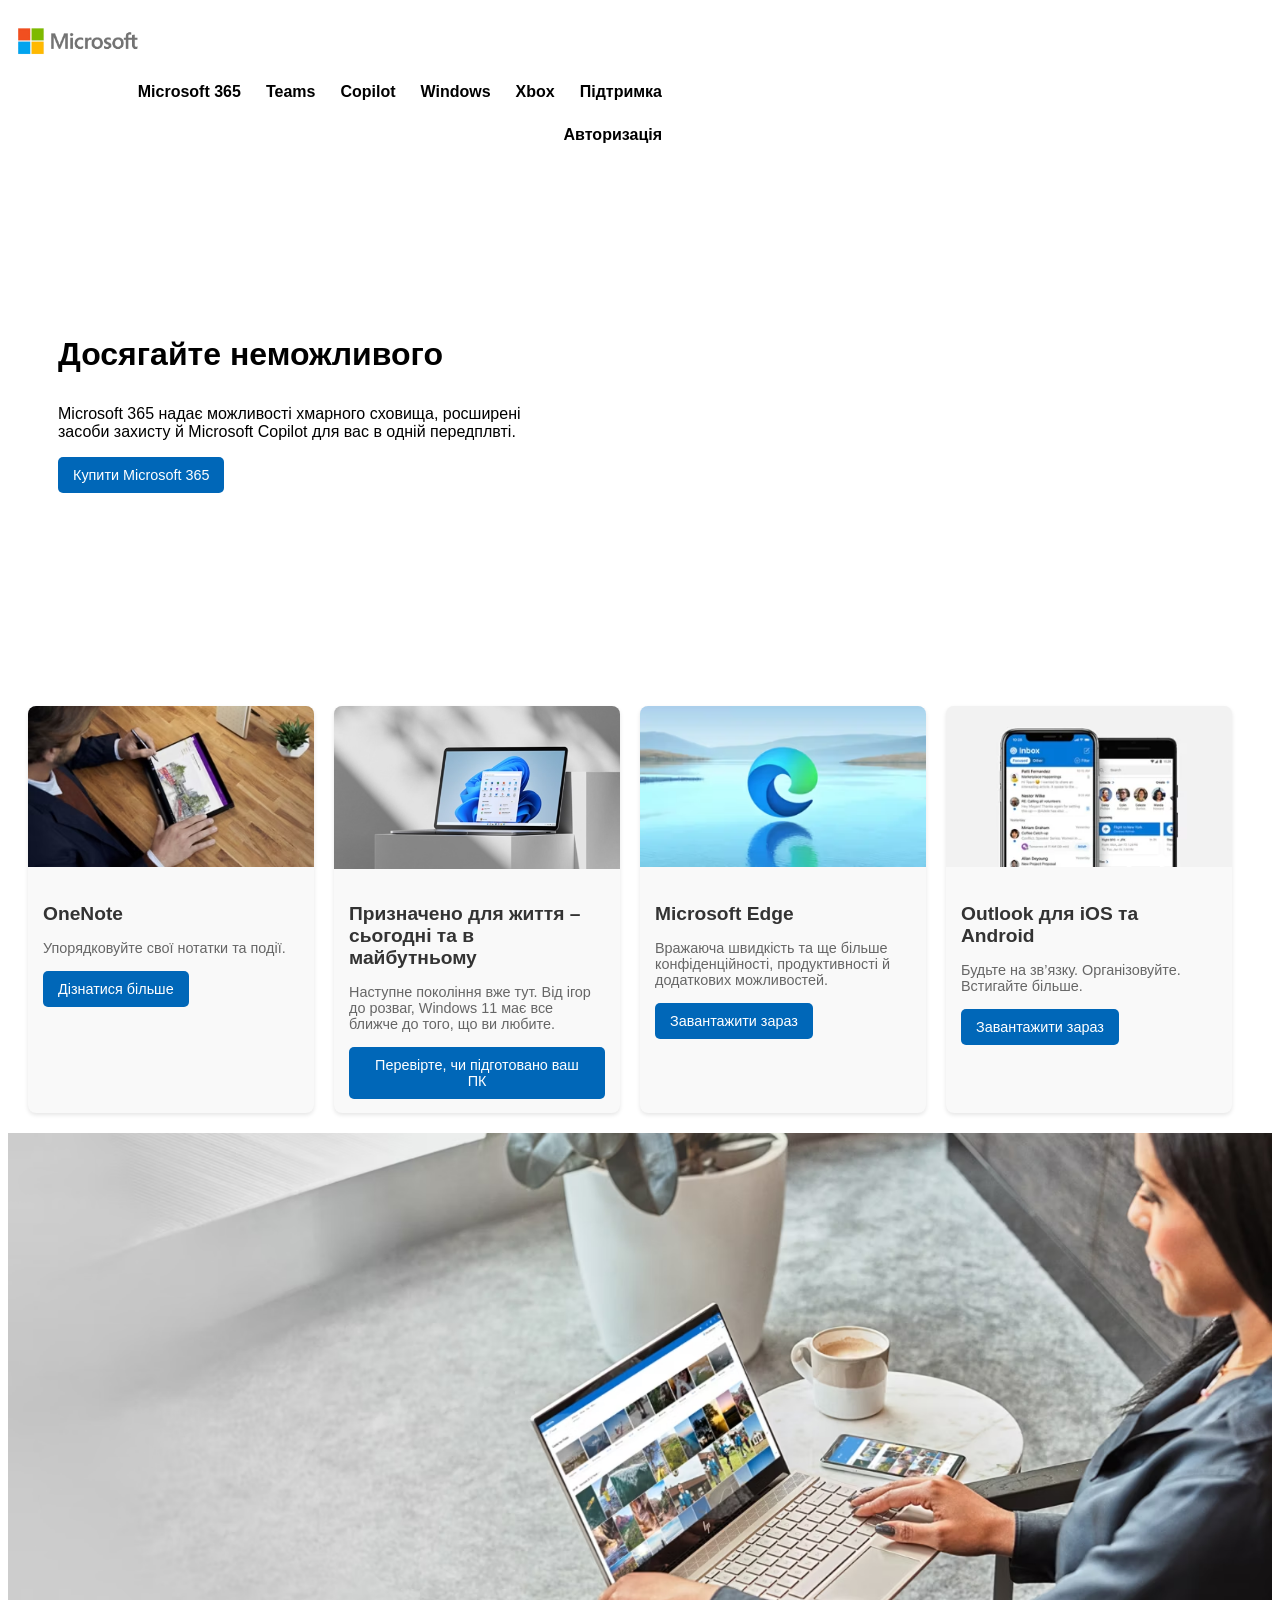
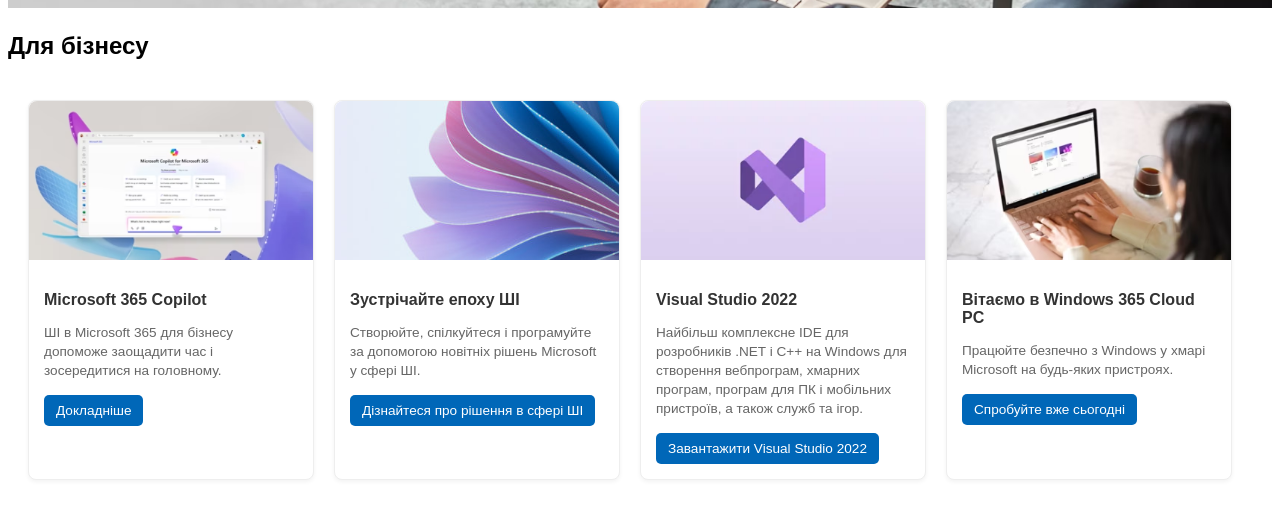
<file: web/index.html>
<!DOCTYPE html>
<html lang="en">
<head>
    <meta charset="UTF-8">
    <meta name="viewport" content="width=device-width, initial-scale=1.0">
    <title>Microsoft</title>
    <link rel="icon" href="logo.png">
    <link rel="stylesheet" href="style.css">
    <link rel="stylesheet" href="style2.css">
    <meta name="viewport">
</head>
<body>
   <header>
        <nav>
            <img src="1-removebg-preview.png" alt="logo"  height="50px" class="logo">
                <ul>
                    <li><a href="" class="mic">Microsoft 365</a></li>
                    <li><a href="" class="teams">Teams</a></li>
                    <li><a href="" class="copilot">Copilot</a></li>
                    <li><a href="" class="win">Windows</a></li>
                    <li><a href="" class="xbox">Xbox</a></li>
                    <li><a href="" class="help">Підтримка</a></li>
                    <li><a href="index2.html" class="reg">Авторизація</a></li>
                </ul>
        </nav>
                    


   </header>
        <div class="card3">
            <h1>Досягайте неможливого</h1>
            <p>Microsoft 365 надає можливості хмарного сховища, росширені<br> засоби захисту й Microsoft Copilot для вас в одній передплвті.</p>
            <button>Купити Microsoft 365</button>
        </div>
   </div>
   <div class="container">
    <div class="card">
        <div class="card-image">
            <img src="5.avif" alt="OneNote">
        </div>
        <div class="card-content">
            <h3 class="card-title">OneNote</h3>
            <p class="card-description">Упорядковуйте свої нотатки та події.</p>
            <button class="card-button" >Дізнатися більше</button>
        </div>
    </div>

    <div class="card">
        <div class="card-image">
            <img src="4.avif" alt="Призначено для життя">
        </div>
        <div class="card-content">
            <h3 class="card-title">Призначено для життя – сьогодні та в майбутньому</h3>
            <p class="card-description">Наступне покоління вже тут. Від ігор до розваг, Windows 11 має все ближче до того, що ви любите.</p>
            <button class="card-button">Перевірте, чи підготовано ваш ПК</button>
        </div>
    </div>

    <div class="card">
        <div class="card-image">
            <img src="6.avif" alt="Microsoft Edge">
        </div>
        <div class="card-content">
            <h3 class="card-title">Microsoft Edge</h3>
            <p class="card-description">Вражаюча швидкість та ще більше конфіденційності, продуктивності й додаткових можливостей.</p>
            <button class="card-button">Завантажити зараз</button>
        </div>
    </div>

    <div class="card">
        <div class="card-image">
            <img src="7.webp" alt="Outlook для iOS та Android">
        </div>
        <div class="card-content">
            <h3 class="card-title">Outlook для iOS та Android</h3>
            <p class="card-description">Будьте на зв’язку. Організовуйте. Встигайте більше.</p>
            <button class="card-button">Завантажити зараз</button>
        </div>
    </div>
</div>
<img src="gldn-Soft-Hero-OneDriveCampaignRefresh-2_VP5-1596x600.avif" alt="" width="100%">
<h2>Для бізнесу</h2>
<div class="container2">
    <div class="card2">
        <div class="card-image2">
            <img src="8.avif" alt="Microsoft 365 Copilot">
        </div>
        <div class="card-content2">
            <h3 class="card-title2">Microsoft 365 Copilot</h3>
            <p class="card-description2">ШІ в Microsoft 365 для бізнесу допоможе заощадити час і зосередитися на головному.</p>
            <button class="card-button2">Докладніше</button>
        </div>
    </div>

    <div class="card2">
        <div class="card-image2">
            <img src="9.jpg" alt="Зустрічайте епоху ШІ">
        </div>
        <div class="card-content2">
            <h3 class="card-title2">Зустрічайте епоху ШІ</h3>
            <p class="card-description2">Створюйте, спілкуйтеся і програмуйте за допомогою новітніх рішень Microsoft у сфері ШІ.</p>
            <button class="card-button2">Дізнайтеся про рішення в сфері ШІ</button>
        </div>
    </div>

    <div class="card2">
        <div class="card-image2">
            <img src="10.webp" alt="Visual Studio 2022">
        </div>
        <div class="card-content2">
            <h3 class="card-title2">Visual Studio 2022</h3>
            <p class="card-description2">Найбільш комплексне IDE для розробників .NET і C++ на Windows для створення вебпрограм, хмарних програм, програм для ПК і мобільних пристроїв, а також служб та ігор.</p>
            <button class="card-button2">Завантажити Visual Studio 2022</button>
        </div>
    </div>

    <div class="card2">
        <div class="card-image2">
            <img src="11.avif" alt="Вітаємо в Windows 365 Cloud PC">
        </div>
        <div class="card-content2">
            <h3 class="card-title2">Вітаємо в Windows 365 Cloud PC</h3>
            <p class="card-description2">Працюйте безпечно з Windows у хмарі Microsoft на будь-яких пристроях.</p>
            <button class="card-button2">Спробуйте вже сьогодні</button>
        </div>
    </div>
</div>

<script src="scripts/scrips.js"></script>
</body>
</html>
</file>
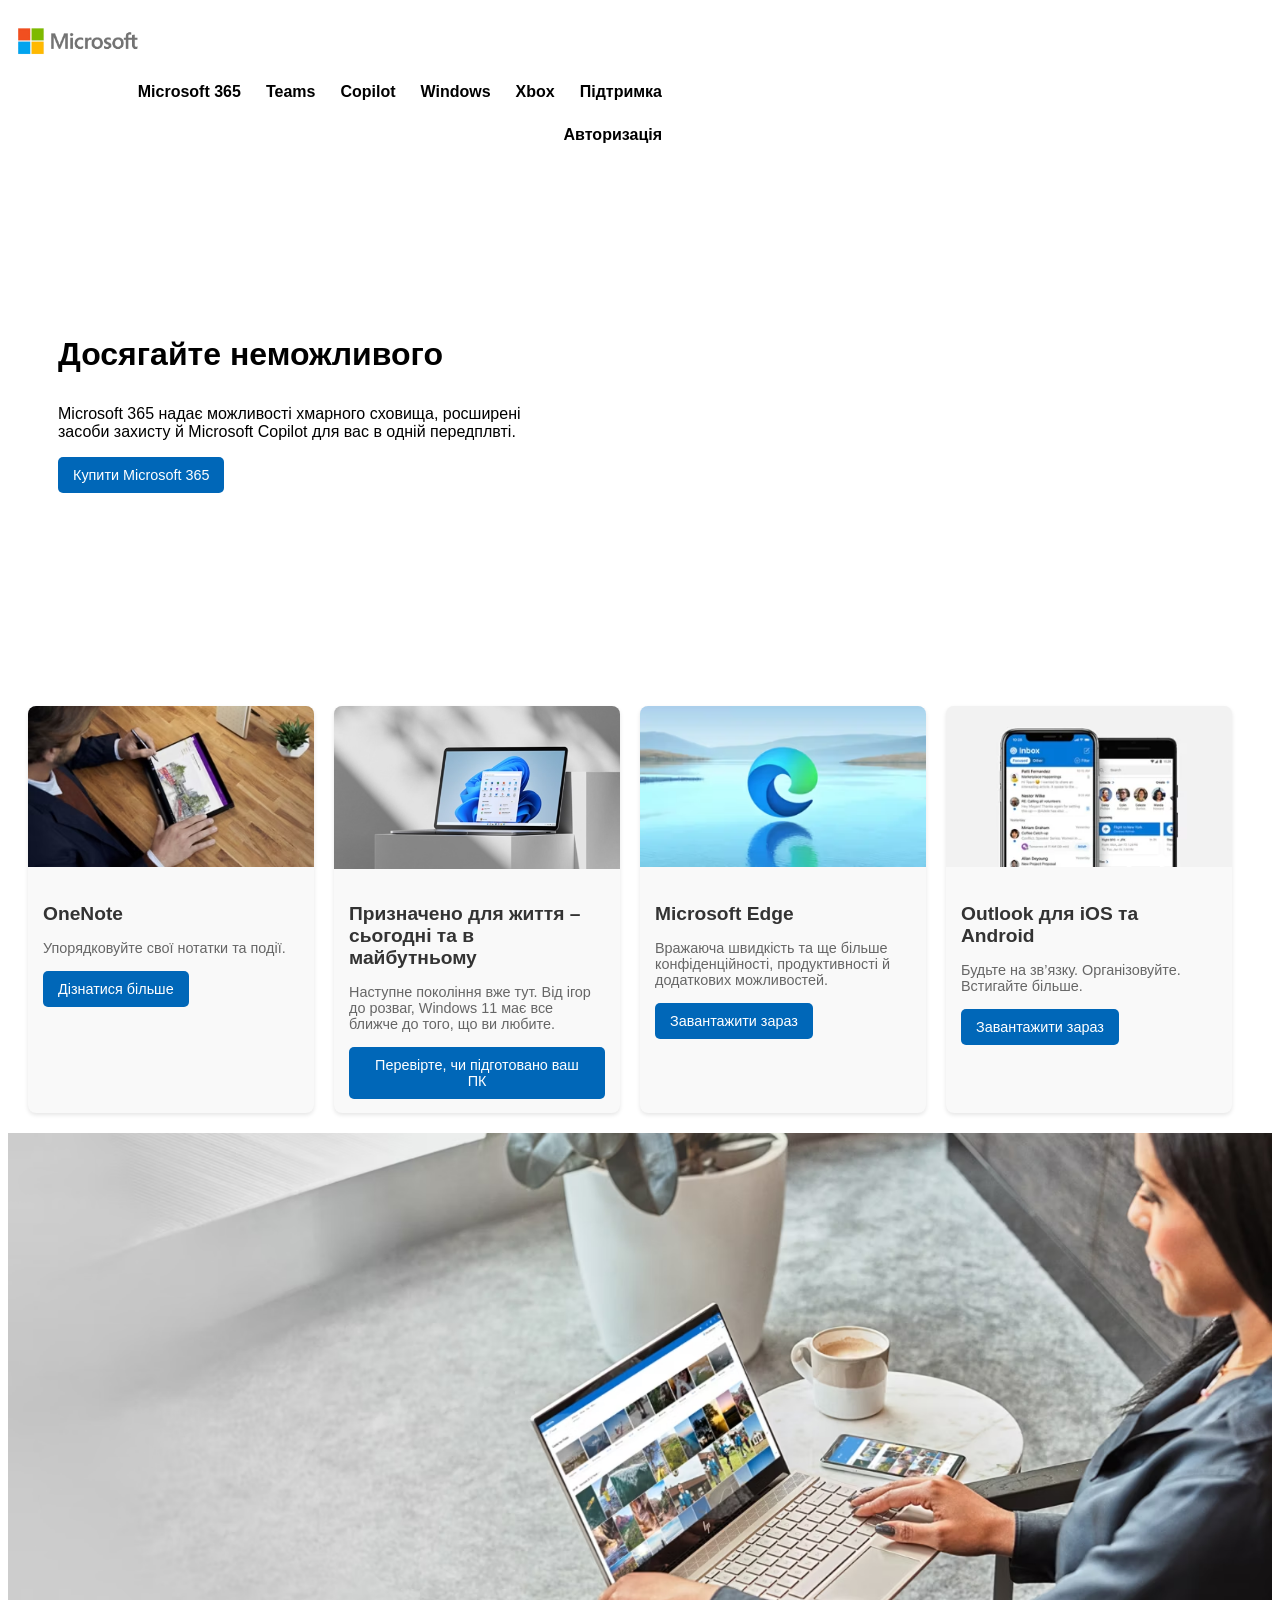
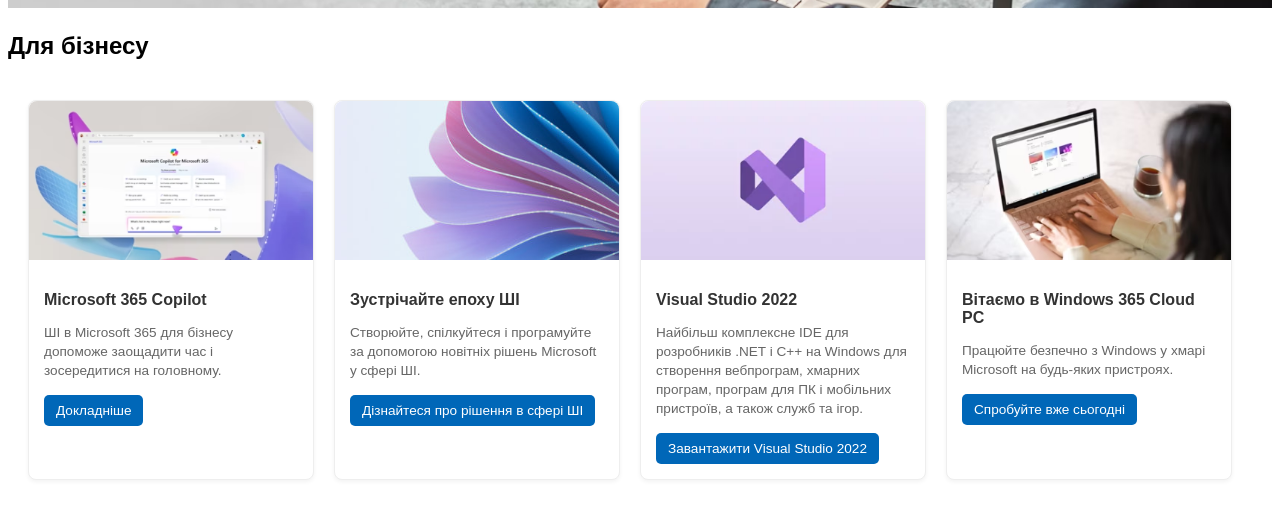
<file: f-main/web/index.html>
<!DOCTYPE html>
<html lang="en">
<head>
    <meta charset="UTF-8">
    <meta name="viewport" content="width=device-width, initial-scale=1.0">
    <title>Microsoft</title>
    <link rel="icon" href="logo.png">
    <link rel="stylesheet" href="style.css">
    <link rel="stylesheet" href="style2.css">
    <meta name="viewport">
</head>
<body>
   <header>
        <nav>
            <img src="1-removebg-preview.png" alt="logo"  height="50px" class="logo">
                <ul>
                    <li><a href="" class="mic">Microsoft 365</a></li>
                    <li><a href="" class="teams">Teams</a></li>
                    <li><a href="" class="copilot">Copilot</a></li>
                    <li><a href="" class="win">Windows</a></li>
                    <li><a href="" class="xbox">Xbox</a></li>
                    <li><a href="" class="help">Підтримка</a></li>
                    <li><a href="index2.html" class="reg">Авторизація</a></li>
                </ul>
        </nav>
                    


   </header>
        <div class="card3">
            <h1>Досягайте неможливого</h1>
            <p>Microsoft 365 надає можливості хмарного сховища, росширені<br> засоби захисту й Microsoft Copilot для вас в одній передплвті.</p>
            <button>Купити Microsoft 365</button>
        </div>
   </div>
   <div class="container">
    <div class="card">
        <div class="card-image">
            <img src="5.avif" alt="OneNote">
        </div>
        <div class="card-content">
            <h3 class="card-title">OneNote</h3>
            <p class="card-description">Упорядковуйте свої нотатки та події.</p>
            <button class="card-button" >Дізнатися більше</button>
        </div>
    </div>

    <div class="card">
        <div class="card-image">
            <img src="4.avif" alt="Призначено для життя">
        </div>
        <div class="card-content">
            <h3 class="card-title">Призначено для життя – сьогодні та в майбутньому</h3>
            <p class="card-description">Наступне покоління вже тут. Від ігор до розваг, Windows 11 має все ближче до того, що ви любите.</p>
            <button class="card-button">Перевірте, чи підготовано ваш ПК</button>
        </div>
    </div>

    <div class="card">
        <div class="card-image">
            <img src="6.avif" alt="Microsoft Edge">
        </div>
        <div class="card-content">
            <h3 class="card-title">Microsoft Edge</h3>
            <p class="card-description">Вражаюча швидкість та ще більше конфіденційності, продуктивності й додаткових можливостей.</p>
            <button class="card-button">Завантажити зараз</button>
        </div>
    </div>

    <div class="card">
        <div class="card-image">
            <img src="7.webp" alt="Outlook для iOS та Android">
        </div>
        <div class="card-content">
            <h3 class="card-title">Outlook для iOS та Android</h3>
            <p class="card-description">Будьте на зв’язку. Організовуйте. Встигайте більше.</p>
            <button class="card-button">Завантажити зараз</button>
        </div>
    </div>
</div>
<img src="gldn-Soft-Hero-OneDriveCampaignRefresh-2_VP5-1596x600.avif" alt="" width="100%">
<h2>Для бізнесу</h2>
<div class="container2">
    <div class="card2">
        <div class="card-image2">
            <img src="8.avif" alt="Microsoft 365 Copilot">
        </div>
        <div class="card-content2">
            <h3 class="card-title2">Microsoft 365 Copilot</h3>
            <p class="card-description2">ШІ в Microsoft 365 для бізнесу допоможе заощадити час і зосередитися на головному.</p>
            <button class="card-button2">Докладніше</button>
        </div>
    </div>

    <div class="card2">
        <div class="card-image2">
            <img src="9.jpg" alt="Зустрічайте епоху ШІ">
        </div>
        <div class="card-content2">
            <h3 class="card-title2">Зустрічайте епоху ШІ</h3>
            <p class="card-description2">Створюйте, спілкуйтеся і програмуйте за допомогою новітніх рішень Microsoft у сфері ШІ.</p>
            <button class="card-button2">Дізнайтеся про рішення в сфері ШІ</button>
        </div>
    </div>

    <div class="card2">
        <div class="card-image2">
            <img src="10.webp" alt="Visual Studio 2022">
        </div>
        <div class="card-content2">
            <h3 class="card-title2">Visual Studio 2022</h3>
            <p class="card-description2">Найбільш комплексне IDE для розробників .NET і C++ на Windows для створення вебпрограм, хмарних програм, програм для ПК і мобільних пристроїв, а також служб та ігор.</p>
            <button class="card-button2">Завантажити Visual Studio 2022</button>
        </div>
    </div>

    <div class="card2">
        <div class="card-image2">
            <img src="11.avif" alt="Вітаємо в Windows 365 Cloud PC">
        </div>
        <div class="card-content2">
            <h3 class="card-title2">Вітаємо в Windows 365 Cloud PC</h3>
            <p class="card-description2">Працюйте безпечно з Windows у хмарі Microsoft на будь-яких пристроях.</p>
            <button class="card-button2">Спробуйте вже сьогодні</button>
        </div>
    </div>
</div>
<script src="scripts/scrips.js"></script>
</body>
</html>
</file>
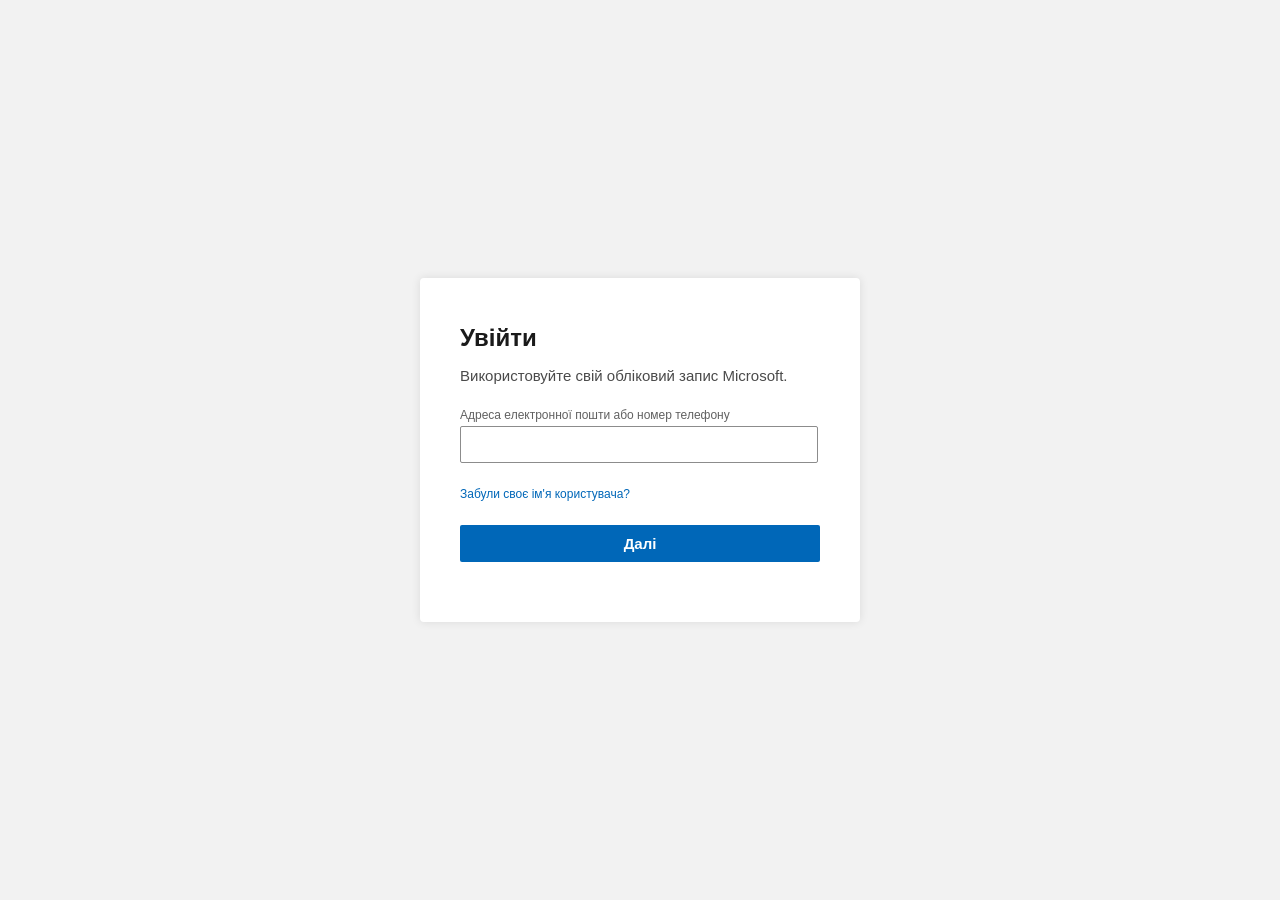
<file: web/index2.html>
<!DOCTYPE html>
<html lang="en">
<head>
    <meta charset="UTF-8">
    <meta name="viewport" content="width=device-width, initial-scale=1.0">
    <title>Registration</title>
    <link rel="stylesheet" href="index2.css">
</head>
<body>
<body>
    <div class="login-container">
        <h1 class="title">Увійти</h1>
        <p class="description">Використовуйте свій обліковий запис Microsoft.</p>

        <div class="input-group">
            <label for="email" class="input-label">Адреса електронної пошти або номер телефону</label>
            <input type="text" id="email" class="input-field">
        </div>

        <a href="#" class="forgot-link">Забули своє ім'я користувача?</a>

        <button class="next-button">Далі</button>
    </div>
</body>
</html>
</file>
<file: web/style.css>
body{
    font-family: "Segoe UI", SegoeUI, "Helvetica Neue", Helvetica, Arial, sans-serif;
}
nav {
    display: flex;
    align-items: center;
    flex-wrap: wrap; 
    padding: 5px 10px; 
}

.logo img {
    height: 50px;
}

nav ul {

    display: flex;
    gap: 25px; 
    list-style: none;
    margin-top: 20px;
    flex-wrap: wrap; 
    justify-content: flex-end;
    padding-right: 600px;
}

nav ul li a {
    color: #000000;
    text-decoration: none;
    font-weight: 600;
    font-size: 1em;
    
}


a {
    color: black;
    text-decoration: none;
}



.body{
    position: relative;
    background-color: blanchedalmond;
    height: 600px;
    margin-left: 30px;
    margin-right: 30px;
    padding: 100px;
    
}
.card3{
    background-image: url(https://cdn-dynmedia-1.microsoft.com/is/image/microsoftcorp/Highlight-M365-Icon-Bounce:VP5-1920x600);
    height: 500px;
    width: auto;
    
}
.card3 h1{
    padding-top: 150px;
    padding-left: 50px;
}
.card3 p {
    padding-top: 10px;
    padding-left: 50px;
}
.card3 button{
    background-color: #0067b8;
    color: white;
    border: none;
    padding: 10px 15px;
    border-radius: 5px;
    cursor: pointer;
    font-size: 0.9em;
    transition: background-color 0.3s ease;
    margin-left: 50px;
    padding-top: 10px;
}
@media (max-width: 768px) { /* Применяется на экранах до 768px */
    .link {
        flex-direction: column; /* Элементы располагаются в столбец */
    }
    }
</file>
<file: web/style2.css>
.container {
    display: flex;
    flex-wrap: wrap;
    gap: 20px;
    padding: 20px;
}

.card {
    background-color: #f9f9f9;
    border-radius: 8px;
    box-shadow: 0 2px 4px rgba(0, 0, 0, 0.1);
    width: calc(25% - 20px); 
    box-sizing: border-box;
}

.card-image {
    width: 100%;
    height: 40%;
    border-top-left-radius: 8px;
    border-top-right-radius: 8px;
    overflow: hidden;
}

.card-image img {
    display: block;
    width: 100%;
    height: auto;
}

.card-content {
    padding: 15px;
}

.card-title {
    font-size: 1.2em;
    margin-bottom: 10px;
    color: #333;
}

.card-description {
    font-size: 0.9em;
    color: #666;
    margin-bottom: 15px;
}

.card-button {
    background-color: #0067b8;
    color: white;
    border: none;
    padding: 10px 15px;
    border-radius: 5px;
    cursor: pointer;
    font-size: 0.9em;
    transition: background-color 0.3s ease;
}

.card-button:hover {
    background-color: #004e8c;
}


@media (max-width: 980px) {
    .card {
        width: calc(50% - 20px);
    }
}

@media (max-width: 600px) {
    .card {
        width: 100%;
    }
}
.container2 {
    display: flex;
    flex-wrap: wrap;
    gap: 20px;
    padding: 20px;
    
}

.card2 {
    background-color: #fff;
    border-radius: 8px;
    box-shadow: 0 2px 4px rgba(0, 0, 0, 0.05);
    width: calc(25% - 20px); 
    box-sizing: border-box;
    border: 1px solid #eee;
}

.card-image2 {
    width: 100%;
    height: auto;
    border-top-left-radius: 8px;
    border-top-right-radius: 8px;
    overflow: hidden;
    background-color: #f7f7f7; 
    display: flex;
   
    
}

.card-image2 img {
    width: 100%;
    display: block;
    max-width: 100%;
    height: auto;
}

.card-content2 {
    padding: 15px;
}

.card-title2 {
    font-size: 1em;
    font-weight: bold;
    margin-bottom: 10px;
    color: #333;
}

.card-description2 {
    font-size: 0.85em;
    color: #666;
    margin-bottom: 15px;
    line-height: 1.4;
}

.card-button2 {
    background-color: #0067b8;
    color: white;
    border: none;
    padding: 8px 12px;
    border-radius: 5px;
    cursor: pointer;
    font-size: 0.85em;
    transition: background-color 0.3s ease;
}

.card-button2:hover {
    background-color: #004e8c;
}

@media (max-width: 980px) {
    .card2 {
        width: calc(50% - 20px);
    }
}

@media (max-width: 600px) {
    .card2 {
        width: 100%;
    }
}
</file>
<file: f-main/web/style.css>
body{
    font-family: "Segoe UI", SegoeUI, "Helvetica Neue", Helvetica, Arial, sans-serif;
}
nav {
    display: flex;
    align-items: center;
    flex-wrap: wrap; 
    padding: 5px 10px; 
}

.logo img {
    height: 50px;
}

nav ul {

    display: flex;
    gap: 25px; 
    list-style: none;
    margin-top: 20px;
    flex-wrap: wrap; 
    justify-content: flex-end;
    padding-right: 600px;
}

nav ul li a {
    color: #000000;
    text-decoration: none;
    font-weight: 600;
    font-size: 1em;
    
}


a {
    color: black;
    text-decoration: none;
}



.body{
    position: relative;
    background-color: blanchedalmond;
    height: 600px;
    margin-left: 30px;
    margin-right: 30px;
    padding: 100px;
    
}
.card3{
    background-image: url(https://cdn-dynmedia-1.microsoft.com/is/image/microsoftcorp/Highlight-M365-Icon-Bounce:VP5-1920x600);
    height: 500px;
    width: auto;
    
}
.card3 h1{
    padding-top: 150px;
    padding-left: 50px;
}
.card3 p {
    padding-top: 10px;
    padding-left: 50px;
}
.card3 button{
    background-color: #0067b8;
    color: white;
    border: none;
    padding: 10px 15px;
    border-radius: 5px;
    cursor: pointer;
    font-size: 0.9em;
    transition: background-color 0.3s ease;
    margin-left: 50px;
    padding-top: 10px;
}
@media (max-width: 768px) { /* Применяется на экранах до 768px */
    .link {
        flex-direction: column; /* Элементы располагаются в столбец */
    }
    }
</file>
<file: f-main/web/style2.css>
.container {
    display: flex;
    flex-wrap: wrap;
    gap: 20px;
    padding: 20px;
}

.card {
    background-color: #f9f9f9;
    border-radius: 8px;
    box-shadow: 0 2px 4px rgba(0, 0, 0, 0.1);
    width: calc(25% - 20px); 
    box-sizing: border-box;
}

.card-image {
    width: 100%;
    height: 40%;
    border-top-left-radius: 8px;
    border-top-right-radius: 8px;
    overflow: hidden;
}

.card-image img {
    display: block;
    width: 100%;
    height: auto;
}

.card-content {
    padding: 15px;
}

.card-title {
    font-size: 1.2em;
    margin-bottom: 10px;
    color: #333;
}

.card-description {
    font-size: 0.9em;
    color: #666;
    margin-bottom: 15px;
}

.card-button {
    background-color: #0067b8;
    color: white;
    border: none;
    padding: 10px 15px;
    border-radius: 5px;
    cursor: pointer;
    font-size: 0.9em;
    transition: background-color 0.3s ease;
}

.card-button:hover {
    background-color: #004e8c;
}


@media (max-width: 980px) {
    .card {
        width: calc(50% - 20px);
    }
}

@media (max-width: 600px) {
    .card {
        width: 100%;
    }
}
.container2 {
    display: flex;
    flex-wrap: wrap;
    gap: 20px;
    padding: 20px;
    
}

.card2 {
    background-color: #fff;
    border-radius: 8px;
    box-shadow: 0 2px 4px rgba(0, 0, 0, 0.05);
    width: calc(25% - 20px); 
    box-sizing: border-box;
    border: 1px solid #eee;
}

.card-image2 {
    width: 100%;
    height: auto;
    border-top-left-radius: 8px;
    border-top-right-radius: 8px;
    overflow: hidden;
    background-color: #f7f7f7; 
    display: flex;
   
    
}

.card-image2 img {
    width: 100%;
    display: block;
    max-width: 100%;
    height: auto;
}

.card-content2 {
    padding: 15px;
}

.card-title2 {
    font-size: 1em;
    font-weight: bold;
    margin-bottom: 10px;
    color: #333;
}

.card-description2 {
    font-size: 0.85em;
    color: #666;
    margin-bottom: 15px;
    line-height: 1.4;
}

.card-button2 {
    background-color: #0067b8;
    color: white;
    border: none;
    padding: 8px 12px;
    border-radius: 5px;
    cursor: pointer;
    font-size: 0.85em;
    transition: background-color 0.3s ease;
}

.card-button2:hover {
    background-color: #004e8c;
}

@media (max-width: 980px) {
    .card2 {
        width: calc(50% - 20px);
    }
}

@media (max-width: 600px) {
    .card2 {
        width: 100%;
    }
}
</file>
<file: web/index2.css>
body {
    margin: 0;
    font-family: 'Segoe UI', Arial, sans-serif; 
    background-color: #f2f2f2;
    display: flex;
    justify-content: center;
    align-items: center;
    min-height: 100vh;
    padding: 20px; 
    box-sizing: border-box; 
 
}

.login-container {
    background-color: #ffffff;
    padding: 30px 40px; 
    border-radius: 4px; 
    box-shadow: 0 0 10px rgba(0, 0, 0, 0.1);
    width: 100%;
    max-width: 440px; 
    box-sizing: border-box;
}

.title {
    font-size: 24px;
    font-weight: 600;
    color: #1a1a1a;
    margin-bottom: 8px; 
}

.description {
    font-size: 15px;
    color: #4a4a4a;
    margin-bottom: 24px; 
}

.input-group {
    margin-bottom: 24px; 
}

.input-label {
    display: block;
    font-size: 12px;
    color: #616161;
    margin-bottom: 4px;
}

.input-field {
    width: calc(100% - 2px); 
    padding: 9px 8px; 
    border: 1px solid #8c8c8c; 
    border-radius: 2px;
    font-size: 15px;
    color: #333333;
    box-sizing: border-box; 
}

.input-field:focus {
    outline: none;
    border-color: #0078d4; 
    box-shadow: 0 0 0 1px #0078d4; 
}

.forgot-link {
    display: block;
    font-size: 12px;
    color: #0067b8; 
    text-decoration: none;
    margin-bottom: 24px; 
}

.forgot-link:hover {
    text-decoration: underline;
}

.next-button {
    width: 100%;
    padding: 10px 12px;
    background-color: #0067b8; 
    color: #ffffff;
    border: none;
    border-radius: 2px;
    font-size: 15px;
    font-weight: 600;
    cursor: pointer;
    transition: background-color 0.2s ease;
    margin-bottom: 30px; 
}

.next-button:hover {
    background-color: #005a9e; 
}

.next-button:active {
    background-color: #004c8c; 
}

.divider {
    border-top: 1px solid #e0e0e0; 
    margin: 30px 0 20px 0; 
}

.create-account-section {
    text-align: left; 
    font-size: 13px; 
    color: #333333;
}

.create-account-section p {
    margin: 0; 
}

.create-link {
    color: #0067b8; 
    text-decoration: none;
    font-weight: 600; 
}

.create-link:hover {
    text-decoration: underline;
}
</file>
